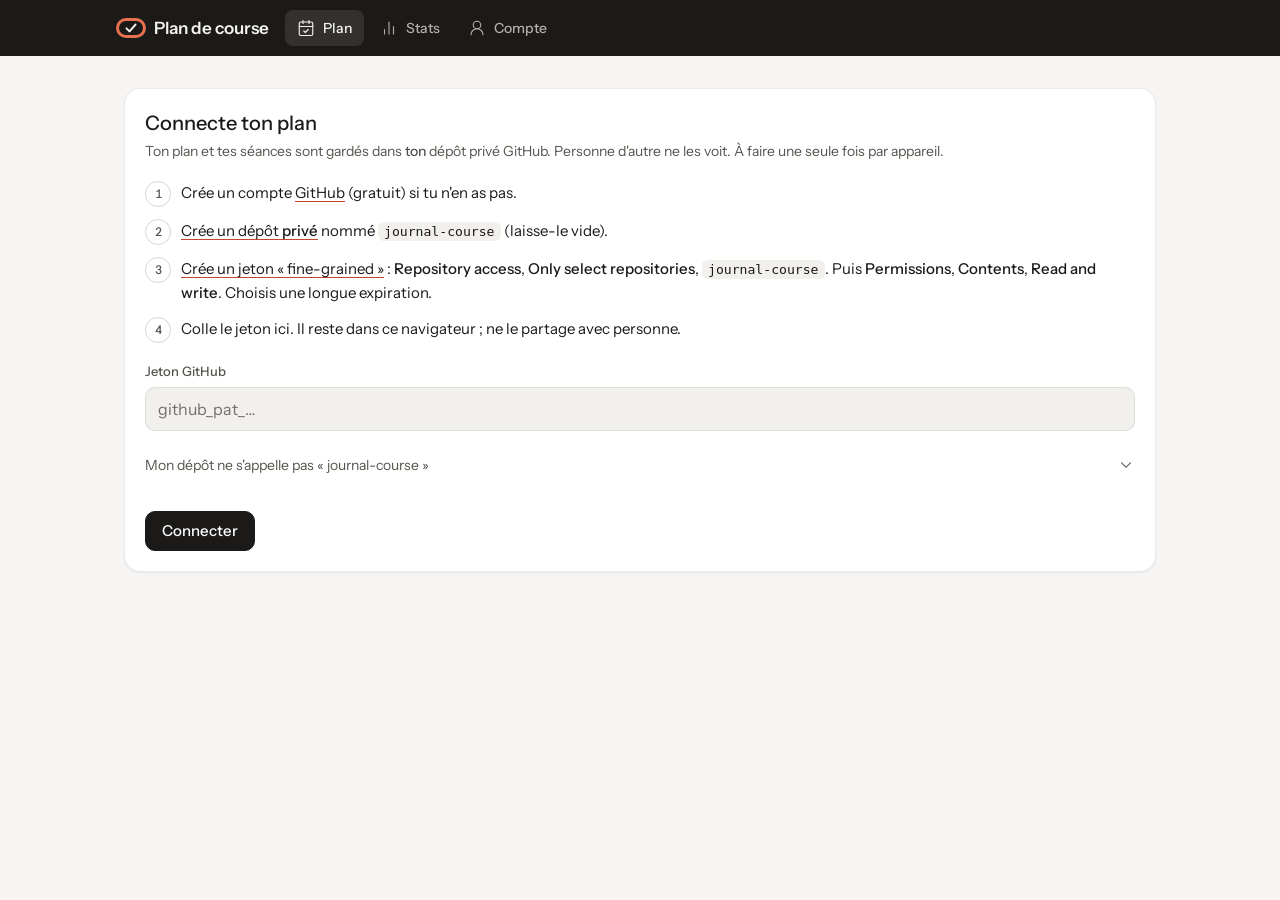
<file: index.html>
<!DOCTYPE html>
<html lang="fr">
<head>
<meta charset="utf-8">
<meta name="viewport" content="width=device-width, initial-scale=1, viewport-fit=cover">
<title>Plan de course</title>
<meta name="theme-color" content="#1b1a18" media="(prefers-color-scheme: light)">
<meta name="theme-color" content="#0c0c0b" media="(prefers-color-scheme: dark)">
<meta name="format-detection" content="telephone=no">
<link rel="manifest" href="manifest.webmanifest">
<link rel="icon" href="icon.svg" type="image/svg+xml">
<link rel="apple-touch-icon" href="icon-180.png">
<meta name="mobile-web-app-capable" content="yes">
<meta name="apple-mobile-web-app-capable" content="yes">
<meta name="apple-mobile-web-app-title" content="Course">
<meta name="apple-mobile-web-app-status-bar-style" content="black-translucent">
<link rel="preload" href="fonts/instrument-sans.woff2" as="font" type="font/woff2" crossorigin>
<link rel="stylesheet" href="style.css">
</head>
<body>
<header class="top">
  <div class="top-in">
    <h1 class="brand"><svg class="mark" viewBox="0 0 30 20" aria-hidden="true"><rect x="1.5" y="1.5" width="27" height="17" rx="8.5"/><path d="M10.5 10.4l3 3 6-6.8"/></svg>Plan de course</h1>
    <nav class="tabs" aria-label="Sections">
      <a class="tab active" id="tab-plan" href="index.html" aria-current="page"><svg class="i" viewBox="0 0 24 24" aria-hidden="true"><path d="M8 2v4M16 2v4"/><rect width="18" height="18" x="3" y="4" rx="2"/><path d="M3 10h18M9 16l2 2 4-4"/></svg><span>Plan</span></a>
      <a class="tab" href="stats.html"><svg class="i" viewBox="0 0 24 24" aria-hidden="true"><path d="M18 20V10M12 20V4M6 20v-6"/></svg><span>Stats</span></a>
      <button class="tab" id="btn-account" type="button"><svg class="i" viewBox="0 0 24 24" aria-hidden="true"><circle cx="12" cy="8" r="5"/><path d="M20 21a8 8 0 0 0-16 0"/></svg><span>Compte</span></button>
    </nav>
    <div class="status" id="status" role="status" data-state="off"><span class="dot"></span><span id="status-txt"></span><span id="who"></span></div>
  </div>
</header>

<main class="wrap">
  <div class="notice hidden" id="sync" role="alert"></div>

  <!-- Installation sur iPhone (Safari n'a pas de bouton d'installation) -->
  <section class="card hint narrow hidden" id="ios-hint">
    <div><b>Installe l'app sur ton iPhone</b>
      <p>Dans Safari, touche <b>Partager</b> <svg class="i" viewBox="0 0 24 24" aria-hidden="true"><path d="M12 2v13M16 6l-4-4-4 4M4 12v8a2 2 0 0 0 2 2h12a2 2 0 0 0 2-2v-8"/></svg> puis <b>Sur l'écran d'accueil</b>. L'app s'ouvre ensuite en plein écran, comme une vraie application. Tu devras y recoller ton jeton une fois.</p></div>
    <button class="icon-btn" id="ios-hint-x" type="button" aria-label="Fermer"><svg class="i" viewBox="0 0 24 24" aria-hidden="true"><path d="M18 6 6 18M6 6l12 12"/></svg></button>
  </section>

  <!-- Installation ailleurs (Android, ordinateur) : le navigateur fournit l'invite -->
  <section class="card hint narrow hidden" id="install-hint">
    <div><b>Installe l'app</b>
      <p>Elle s'ouvre en plein écran depuis ton écran d'accueil et reste utilisable hors ligne.</p>
      <button class="btn small primary" id="btn-install" type="button">Installer</button></div>
    <button class="icon-btn" id="install-x" type="button" aria-label="Fermer"><svg class="i" viewBox="0 0 24 24" aria-hidden="true"><path d="M18 6 6 18M6 6l12 12"/></svg></button>
  </section>

  <!-- Connexion -->
  <section class="card narrow hidden" id="setup">
    <h2>Connecte ton plan</h2>
    <p class="sub">Ton plan et tes séances sont gardés dans <b>ton</b> dépôt privé GitHub. Personne d'autre ne les voit. À faire une seule fois par appareil.</p>
    <ol class="steps">
      <li><div>Crée un compte <a href="https://github.com/signup" target="_blank" rel="noopener">GitHub</a> (gratuit) si tu n'en as pas.</div></li>
      <li><div><a href="https://github.com/new?name=journal-course&visibility=private" target="_blank" rel="noopener">Crée un dépôt <b>privé</b></a> nommé <code>journal-course</code> (laisse-le vide).</div></li>
      <li><div><a href="https://github.com/settings/personal-access-tokens/new" target="_blank" rel="noopener">Crée un jeton « fine-grained »</a> : <span class="ui">Repository access</span>, <span class="ui">Only select repositories</span>, <code>journal-course</code>. Puis <span class="ui">Permissions</span>, <span class="ui">Contents</span>, <span class="ui">Read and write</span>. Choisis une longue expiration.</div></li>
      <li><div>Colle le jeton ici. Il reste dans ce navigateur ; ne le partage avec personne.</div></li>
    </ol>
    <form id="setup-form">
      <label class="f" for="in-token">Jeton GitHub</label>
      <input id="in-token" type="password" autocomplete="off" placeholder="github_pat_…">
      <details>
        <summary><span>Mon dépôt ne s'appelle pas « journal-course »</span><svg class="i chev" viewBox="0 0 24 24" aria-hidden="true"><path d="m6 9 6 6 6-6"/></svg></summary>
        <label class="f" for="in-repo">Dépôt (compte/nom)</label>
        <input id="in-repo" type="text" autocomplete="off" autocapitalize="none" placeholder="mon-compte/journal-course">
      </details>
      <div class="err" id="setup-err" role="alert"></div>
      <div class="actions"><button class="btn primary" id="btn-connect" type="submit">Connecter</button></div>
    </form>
  </section>

  <!-- Compte -->
  <section class="card narrow hidden" id="account">
    <h2>Compte</h2>
    <p class="sub" id="account-info"></p>
    <label class="switch-row hidden" id="auto-row"><span>Ajuster automatiquement le plan selon mes séances</span><input class="switch" id="chk-auto" type="checkbox" role="switch"></label>
    <div class="stack">
      <button class="btn hidden" id="btn-install2" type="button">Installer l'app</button>
      <button class="btn hidden" id="btn-csv" type="button">Exporter en CSV</button>
      <button class="btn danger hidden" id="btn-delplan" type="button">Supprimer le plan</button>
      <button class="btn danger" id="btn-logout" type="button">Se déconnecter de cet appareil</button>
    </div>
  </section>

  <!-- Strava : le lien d'une activité remplit les stats d'une séance -->
  <section class="card narrow hidden" id="strava">
    <h2>Strava</h2>
    <div id="strava-on" class="hidden">
      <p class="sub"><b id="strava-who"></b></p>
      <p class="sub" id="strava-info"></p>
      <div class="stack"><button class="btn danger" id="btn-strava-off" type="button">Déconnecter Strava</button></div>
    </div>
    <div id="strava-off">
      <p class="sub">Connecte Strava pour que le lien d'une activité remplisse les stats d'une séance. À faire une seule fois : l'accès, en lecture seule, est gardé dans ton dépôt privé et suit tous tes appareils.</p>
      <ol class="steps">
        <li><div>Sur Strava, ouvre <a href="https://www.strava.com/settings/api" target="_blank" rel="noopener">Mon application API</a> et crée une application. Le nom, la catégorie et le site web sont libres ; si Strava demande une icône, n'importe quelle image convient.</div></li>
        <li><div>Dans le champ <span class="ui">Authorization Callback Domain</span> (domaine de rappel d'autorisation), écris <code id="strava-domain"></code></div></li>
        <li><div>Recopie ici le <span class="ui">Client ID</span> et le <span class="ui">Client Secret</span>, puis autorise l'accès sur la page Strava qui s'ouvre.</div></li>
      </ol>
      <form id="strava-form">
        <div class="grid2e">
          <div><label class="f" for="st-id">Client ID</label><input id="st-id" type="text" inputmode="numeric" autocomplete="off" placeholder="123456"></div>
          <div><label class="f" for="st-secret">Client Secret</label><input id="st-secret" type="password" autocomplete="off"></div>
        </div>
        <label class="switch-row"><span>Inclure mes activités réglées sur « Moi uniquement »</span><input class="switch" id="st-all" type="checkbox" role="switch"></label>
        <div class="err" id="strava-err" role="alert"></div>
        <div class="actions"><button class="btn primary" id="btn-strava" type="submit">Connecter Strava</button></div>
      </form>
    </div>
  </section>

  <!-- Objectif -->
  <section class="card narrow hidden" id="goal">
    <h2>Ton objectif</h2>
    <p class="sub">Dis-moi ta course et où tu en es : le plan est construit semaine par semaine jusqu'au jour J</p>
    <form id="goal-form">
      <div class="grid2e fld">
        <div><label class="f" for="g-dist">Distance</label>
          <select id="g-dist"><option value="5">5 km</option><option value="10">10 km</option><option value="21.1" selected>Demi-marathon</option><option value="42.2">Marathon</option></select></div>
        <div><label class="f" for="g-name">Nom (optionnel)</label><input id="g-name" type="text" autocomplete="off" placeholder="Demi de Montréal"></div>
      </div>
      <div class="grid2e fld">
        <div><label class="f" for="g-race">Date de la course</label><input id="g-race" type="date"></div>
        <div><label class="f" for="g-start">Début du plan</label><input id="g-start" type="date"></div>
      </div>

      <fieldset>
        <legend>Ton entraînement</legend>
        <div class="grid3 span-first fld">
          <div><label class="f" for="g-level">Niveau</label>
            <select id="g-level"><option value="0">Débutant – je cours peu ou pas</option><option value="1">Intermédiaire – je cours régulièrement</option><option value="2">Avancé – je m'entraîne depuis des années</option></select></div>
          <div><label class="f" for="g-days">Jours par semaine</label>
            <select id="g-days"><option>3</option><option selected>4</option><option>5</option><option>6</option></select></div>
          <div><label class="f" for="g-weekly">Km par semaine actuels</label><input id="g-weekly" type="text" inputmode="decimal" autocomplete="off" placeholder="10"></div>
        </div>
        <div class="fld"><label class="f" for="g-long">Jour de la sortie longue</label>
          <select id="g-long" class="w-half"><option value="">Même jour que la course</option><option value="0">Lundi</option><option value="1">Mardi</option><option value="2">Mercredi</option><option value="3">Jeudi</option><option value="4">Vendredi</option><option value="5">Samedi</option><option value="6">Dimanche</option></select></div>
      </fieldset>

      <fieldset>
        <legend>Allures (optionnel)</legend>
        <p class="sub">Avec un temps visé ou une performance récente, chaque séance affiche l'allure à tenir. Sinon, le plan se fie aux sensations.</p>
        <div class="fld"><span class="f">Temps visé pour la course (h · min · s)</span>
          <div class="hms"><input id="g-th" type="text" inputmode="numeric" placeholder="h" aria-label="Temps visé : heures"><input id="g-tm" type="text" inputmode="numeric" placeholder="min" aria-label="Temps visé : minutes"><input id="g-ts" type="text" inputmode="numeric" placeholder="s" aria-label="Temps visé : secondes"></div></div>
        <div class="fld"><label class="f" for="g-refd">Performance récente (course ou effort maximal)</label>
          <select id="g-refd" class="w-half"><option value="">Aucune</option><option value="5">5 km</option><option value="10">10 km</option><option value="21.1">Demi-marathon</option><option value="42.2">Marathon</option><option value="other">Autre distance…</option></select>
          <input id="g-refkm" class="w-half hidden" type="text" inputmode="decimal" autocomplete="off" placeholder="Distance en km (8,5)" aria-label="Distance de la performance en km" style="margin-top:8px">
          <div class="hms" style="margin-top:8px"><input id="g-rh" type="text" inputmode="numeric" placeholder="h" aria-label="Performance : heures"><input id="g-rm" type="text" inputmode="numeric" placeholder="min" aria-label="Performance : minutes"><input id="g-rs" type="text" inputmode="numeric" placeholder="s" aria-label="Performance : secondes"></div></div>
      </fieldset>

      <div class="err" id="goal-err" role="alert"></div>
      <div class="actions"><button class="btn primary" type="submit">Créer mon plan</button></div>
    </form>
  </section>

  <!-- Plan -->
  <section id="plan" class="hidden">
    <div class="side">
      <div class="card hero" id="hero"></div>
      <div class="card next hidden" id="next"></div>
    </div>
    <div id="weeks"></div>
  </section>

  <!-- Stats d'une séance -->
  <section class="card narrow hidden" id="log">
    <h2 id="log-title">Stats de la séance</h2>
    <p class="sub" id="log-plan"></p>
    <p class="sub" id="log-help"></p>
    <div class="fld"><label class="f" for="l-url">Lien de l'activité Strava (optionnel)</label><input id="l-url" type="url" inputmode="url" autocomplete="off" autocapitalize="none" placeholder="https://www.strava.com/activities/…"></div>
    <p class="import" id="l-import" role="status"></p>
    <div class="grid2e fld">
      <div><label class="f" for="l-dist">Distance (km)</label><input id="l-dist" type="text" inputmode="decimal" autocomplete="off"></div>
      <div><span class="f">Temps (h · min · s)</span>
        <div class="hms"><input id="l-h" type="text" inputmode="numeric" placeholder="h" aria-label="Heures"><input id="l-m" type="text" inputmode="numeric" placeholder="min" aria-label="Minutes"><input id="l-s" type="text" inputmode="numeric" placeholder="s" aria-label="Secondes"></div></div>
    </div>
    <p id="l-pace"></p>
    <div class="grid3 span-last fld">
      <div><label class="f" for="l-hr">FC moyenne (bpm)</label><input id="l-hr" type="text" inputmode="numeric" autocomplete="off"></div>
      <div><label class="f" for="l-elev">Dénivelé positif (m)</label><input id="l-elev" type="text" inputmode="numeric" autocomplete="off"></div>
      <div><label class="f" for="l-feel">Ressenti</label>
        <select id="l-feel"><option value="0">Non noté</option><option value="1">1 – Très dur</option><option value="2">2 – Dur</option><option value="3">3 – Correct</option><option value="4">4 – Bien</option><option value="5">5 – Super</option></select></div>
    </div>
    <div class="fld"><label class="f" for="l-note">Note (optionnel)</label><textarea id="l-note" placeholder="Comment ça s'est passé ?"></textarea></div>
    <div class="err" id="log-err" role="alert"></div>
    <div class="editor-actions">
      <div class="row"><button class="btn primary" id="btn-log-save" type="button">Enregistrer</button><button class="btn" id="btn-log-cancel" type="button">Annuler</button></div>
      <button class="btn danger hidden" id="btn-log-clear" type="button">Effacer</button>
    </div>
  </section>
</main>

<script src="app.js"></script>
<script>
'use strict';
const $ = id => document.getElementById(id);
const esc = JC.esc, icon = JC.icon;
const HARD = { fartlek: 1, tempo: 1, intervals: 1, specific: 1 };   // séances de qualité : le point du type passe à l'accent
let showAccount = false;
let editing = null;            // identifiant de la séance dont on entre les stats
let scrollBack = 0;
const openWeeks = new Set();   // semaines dépliées / repliées à la main
const closedWeeks = new Set();
const openMore = new Set();    // volets du héros dépliés (allures, historique)

/* ---------- affichage général ---------- */
function render() {
  const on = JC.connected(), plan = on ? JC.activePlan() : null;
  if (editing && !(plan && findSession(plan, editing))) editing = null;
  const acct = on && showAccount && !editing;                        // Compte est une vue à part entière
  $('setup').classList.toggle('hidden', on);
  $('account').classList.toggle('hidden', !acct);
  $('strava').classList.toggle('hidden', !acct);
  $('goal').classList.toggle('hidden', !on || !!plan || acct);
  $('plan').classList.toggle('hidden', !plan || !!editing || acct);
  $('log').classList.toggle('hidden', !editing);
  document.body.classList.toggle('editing', !!editing);
  [['tab-plan', !acct], ['btn-account', acct]].forEach(([id, a]) => {
    $(id).classList.toggle('active', a);
    if (a) $(id).setAttribute('aria-current', 'page'); else $(id).removeAttribute('aria-current');
  });
  JC.statusUI();
  if (!on) return;
  $('account-info').textContent = 'Connecté en tant que ' + JC.login() + '. Tes données sont dans le dépôt privé ' + JC.repo() + '.';
  $('btn-csv').classList.toggle('hidden', !plan);
  $('btn-delplan').classList.toggle('hidden', !plan);
  $('auto-row').classList.toggle('hidden', !plan);
  if (plan) $('chk-auto').checked = plan.goal.auto !== false;
  if (acct) renderStrava();
  if (plan && !editing && !acct) renderPlan(plan);
}

function findSession(plan, id) {
  for (const w of plan.weeks) for (const s of w.sessions) if (s.id === id) return s;
  return null;
}

/* ---------- la piste : un tour = tout le plan ----------
   Un segment par semaine, d'autant plus teinté que la semaine est chargée ; la part pleine suit les séances cochées.
   On part de la ligne d'arrivée et on tourne dans le sens de la course ; le point, c'est aujourd'hui. */
function trackSVG(plan, es) {
  const W = 320, H = 140, r = 58, xl = 8 + r, xr = W - 8 - r, yt = 12, yb = yt + 2 * r, cy = yt + r;
  const arc = Math.PI * r, st = xr - xl, total = 2 * arc + 2 * st;
  const d = 'M' + xr + ' ' + yb + 'A' + r + ' ' + r + ' 0 0 0 ' + xr + ' ' + yt + 'H' + xl + 'A' + r + ' ' + r + ' 0 0 0 ' + xl + ' ' + yb + 'Z';
  const N = plan.weeks.length, seg = total / N, gap = N > 40 ? 1.5 : 2, t = JC.today();
  const maxKm = Math.max.apply(null, plan.weeks.map(w => w.km)) || 1;
  const n2 = v => v.toFixed(2);
  let lanes = '';
  const done = [];
  plan.weeks.forEach((w, i) => {
    const we = es.filter(e => e.week === w), nd = we.filter(e => e.done).length;
    lanes += '<path d="' + d + '" stroke-dasharray="' + n2(seg - gap) + ' ' + n2(total - seg + gap) + '" stroke-dashoffset="' + n2(-i * seg) + '" opacity="' + n2(0.16 + 0.26 * w.km / maxKm) + '">' +
      '<title>Semaine ' + w.n + ' · ' + esc(JC.fmtKm(w.km)) + ' · ' + esc(JC.PHASES[w.phase]) + '</title></path>';
    const f = we.length ? (seg - gap) * nd / we.length : 0;
    done.push(n2(f), n2(seg - f));
  });
  const at = s => {                                                   // point de la piste à la distance s du départ
    if (s <= arc) { const a = Math.PI / 2 - s / r; return [xr + r * Math.cos(a), cy + r * Math.sin(a)]; }
    s -= arc; if (s <= st) return [xr - s, yt];
    s -= st; if (s <= arc) { const a = -Math.PI / 2 - s / r; return [xl + r * Math.cos(a), cy + r * Math.sin(a)]; }
    return [xl + (s - arc), yb];
  };
  const wi = plan.weeks.findIndex(w => t >= w.start && t <= w.end);
  let pos = t > plan.weeks[N - 1].end ? total : 0;
  if (wi >= 0) { const w = plan.weeks[wi]; pos = (wi + (JC.diffDays(t, w.start) + 0.5) / (JC.diffDays(w.end, w.start) + 1)) * seg; }
  const p = at(Math.min(pos, total));
  return '<svg viewBox="0 0 ' + W + ' ' + H + '" aria-hidden="true">' + lanes +
    '<path d="' + d + '" stroke-dasharray="' + done.join(' ') + '"/>' +
    '<line class="finish" x1="' + xr + '" y1="' + (yb - 10) + '" x2="' + xr + '" y2="' + (yb + 10) + '"/>' +
    '<circle class="runner" cx="' + n2(p[0]) + '" cy="' + n2(p[1]) + '" r="6"/></svg>';
}

/* ---------- plan ---------- */
function gotLine(l) {
  if (!JC.hasStats(l)) return '';
  const parts = [];
  if (l.distance > 0) parts.push(JC.fmtKm(l.distance));
  if (l.duration > 0) parts.push(JC.fmtClock(l.duration));
  if (l.distance > 0 && l.duration > 0) parts.push(JC.fmtPace(l.duration / l.distance));
  if (l.hr > 0) parts.push(l.hr + ' bpm');
  if (l.elev > 0) parts.push('D+ ' + l.elev + ' m');
  if (l.feel > 0) parts.push('ressenti ' + l.feel + '/5');
  let h = parts.length ? '<p class="got">' + parts.map(p => '<span>' + esc(p) + '</span>').join(' · ') + '</p>' : '';   // une stat ne se coupe pas en deux lignes
  if (l.note) h += '<p class="usernote">' + esc(l.note) + '</p>';
  if (/^https:\/\//i.test(l.url || '')) h += '<p><a class="ext" href="' + esc(l.url) + '" target="_blank" rel="noopener">Voir sur Strava' + icon('link') + '</a></p>';
  return h;
}

const tagHTML = type => '<span class="tag' + (type === 'race' ? ' race' : HARD[type] ? ' hard' : '') + '">' + esc(JC.TYPES[type] || type) + '</span>';
function whenText(s) {
  const t = JC.today();
  return s.date === t ? 'Aujourd\'hui' : s.date === JC.addDays(t, 1) ? 'Demain' : JC.fmtDay(s.date);
}
function statsBtn(e, short) {
  const race = e.s.type === 'race';
  return '<button class="btn' + (short ? '' : ' small') + '" type="button" data-act="log" data-s="' + esc(e.s.id) + '">' +
    (JC.hasStats(e.log) ? 'Modifier les stats' : icon('plus') + (race ? (short ? 'Résultat' : 'Résultat de la course') : (short ? 'Stats' : 'Ajouter mes stats'))) + '</button>';
}

function sessionHTML(e) {
  const s = e.s, t = JC.today();
  return '<div class="ses' + (e.done ? ' done' : '') + (s.date === t ? ' today' : '') + '">' +
    '<button class="check' + (e.done ? ' on' : '') + '" type="button" data-act="toggle" data-s="' + esc(s.id) + '" aria-pressed="' + e.done + '" aria-label="' +
      (e.done ? 'Complétée, toucher pour annuler' : 'Marquer comme complétée') + '" title="' + (e.done ? 'Complétée' : 'Marquer comme complétée') + '">' + icon('check') + '</button>' +
    '<div><div class="ses-top"><span class="when">' + esc(whenText(s)) + '</span>' + tagHTML(s.type) + '</div>' +
    '<h4><span>' + esc(s.title) + '</span><span class="km">' + esc(JC.fmtKm(s.km)) + '</span></h4>' +
    '<p class="desc">' + esc(s.desc) + '</p>' + gotLine(e.log) +
    (e.done || s.date <= t ? '<div class="acts">' + statsBtn(e) + '</div>' : '') + '</div></div>';
}

function nextHTML(e) {
  const s = e.s;
  return '<div class="eyebrow"><span>Prochaine séance</span><span class="when' + (s.date === JC.today() ? ' today' : '') + '">' + esc(whenText(s)) + '</span></div>' +
    '<h3><span>' + esc(s.title) + '</span><span class="km">' + esc(JC.fmtKm(s.km)) + '</span></h3>' + tagHTML(s.type) +
    '<p class="desc">' + esc(s.desc) + '</p>' + gotLine(e.log) +
    '<div class="acts"><button class="btn primary grow" type="button" data-act="toggle" data-s="' + esc(s.id) + '">' + icon('check') + 'Marquer comme complétée</button>' + statsBtn(e, true) + '</div>';
}

function renderPlan(plan) {
  const g = plan.goal, D = JC.DIST[g.dist], sum = JC.summary(plan), es = JC.entries(plan), t = JC.today(), P = plan.paces;
  const N = plan.weeks.length, dl = sum.daysLeft;
  const count = dl > 1 ? '<b>' + dl + '</b><span>jours</span>' : '<b class="word">' + (dl === 1 ? 'Demain' : dl === 0 ? 'Jour J' : 'Course passée') + '</b>';
  const wk = sum.week ? 'Semaine ' + sum.week.n + ' de ' + N + ' · ' + JC.PHASES[sum.week.phase] : t < plan.weeks[0].start ? 'Début le ' + JC.fmtShort(plan.weeks[0].start) : '';
  const fact = (k, v, sub) => '<div><dt>' + k + '</dt><dd>' + esc(v) + '</dd>' + (sub ? '<small>' + esc(sub) + '</small>' : '') + '</div>';
  const more = (key, title, body) => '<details class="more" data-k="' + key + '"' + (openMore.has(key) ? ' open' : '') + '><summary><span>' + title + '</span>' + icon('chevron', 'chev') + '</summary><div class="more-body">' + body + '</div></details>';

  let hero = '<h2 class="race">' + esc(D.label) + (g.name ? ' – ' + esc(g.name) : '') + '</h2>' +
    '<p class="date">' + esc(JC.fmtDate(g.raceDate, true)) + '</p>' +
    '<div class="track" role="img" aria-label="' + esc((sum.week ? 'Semaine ' + sum.week.n + ' de ' + N + ', ' : '') + sum.done + ' séances complétées sur ' + sum.total +
      (dl >= 0 ? ', course dans ' + dl + ' jour' + (dl > 1 ? 's' : '') : '')) + '">' + trackSVG(plan, es) +
      '<div class="infield"><div class="count">' + count + '</div>' + (wk ? '<div class="wk">' + esc(wk) + '</div>' : '') + '</div></div>' +
    '<dl class="facts">' + fact('Séances', sum.done + ' / ' + sum.total) + fact('Distance', JC.fmtKm(sum.km)) +
      (g.targetSec > 0 ? fact('Objectif', JC.fmtClock(g.targetSec), JC.fmtPace(g.targetSec / D.exact)) : '') + '</dl>';

  (plan.warnings || []).forEach(w => { hero += '<div class="note">' + icon('alert') + '<span>' + esc(w) + '</span></div>'; });
  const hist = plan.history || [], last = hist[hist.length - 1];
  if (last && JC.diffDays(t, last.at) <= 10) hero += '<div class="note"><div><b>Plan ajusté le ' + esc(JC.fmtShort(last.at)) + '</b> ' + esc(last.text) +
    (last.from ? ' Les séances à venir ont été recalculées.<br><button class="btn small" type="button" data-act="undo">' + icon('undo') + 'Annuler cet ajustement</button>' : '') + '</div></div>';
  if (P) {
    const row = (k, v) => '<div><span>' + k + '</span><b>' + esc(v) + '</b></div>';
    hero += more('paces', 'Allures d\'entraînement', '<div class="paces">' +
      row('Facile / longue', JC.fmtPace(P.easyLo).replace('/km', '') + ' à ' + JC.fmtPace(P.easyHi)) +
      row('Allure course', JC.fmtPace(P.race)) + row('Seuil', JC.fmtPace(P.thr)) + row('Intervalles (5 km)', JC.fmtPace(P.p5)) + '</div>' +
      (P.predicted ? '<p>Ta forme actuelle équivaut à environ ' + esc(JC.fmtClock(P.predicted)) + ' sur ' + esc(D.label.toLowerCase()) + ' (estimation)</p>' : ''));
  }
  if (hist.length > 1) hero += more('hist', 'Historique des ajustements (' + hist.length + ')',
    hist.slice().reverse().map(x => '<p><b>' + esc(JC.fmtShort(x.at)) + '</b> ' + esc(x.text) + '</p>').join(''));
  $('hero').innerHTML = hero;

  const nx = sum.next;
  $('next').classList.toggle('hidden', !nx);
  if (nx) $('next').innerHTML = nextHTML(nx);

  // semaines, regroupées par phase
  let html = '', i = 0;
  while (i < N) {
    const ph = plan.weeks[i].phase;
    let j = i;
    while (j < N && plan.weeks[j].phase === ph) j++;
    const a = plan.weeks[i].n, b = plan.weeks[j - 1].n;
    html += '<h3 class="phase">' + esc(JC.PHASES[ph]) + '<span>' + (a === b ? 'semaine ' + a : 'semaines ' + a + ' à ' + b) + '</span></h3><div class="card list">';
    for (; i < j; i++) {
      const w = plan.weeks[i], we = es.filter(e => e.week === w), nd = we.filter(e => e.done).length;
      const now = t >= w.start && t <= w.end, complete = we.length > 0 && nd === we.length;
      const open = openWeeks.has(w.n) || (!closedWeeks.has(w.n) && (now || (!sum.week && w === plan.weeks[0] && t < w.start)));
      html += '<details class="week' + (now ? ' now' : '') + (complete ? ' complete' : '') + '" data-w="' + w.n + '"' + (open ? ' open' : '') + '>' +
        '<summary><span><b>Semaine ' + w.n + (now ? '<span class="nowtag">en cours</span>' : '') + '</b><span class="w-sub">' + esc(JC.fmtShort(w.start)) + ' – ' + esc(JC.fmtShort(w.end)) + '</span></span>' +
        '<span class="w-meta">' + esc(JC.fmtKm(w.km)) + '<span class="cnt">' + nd + ' / ' + we.length + (complete ? ' faites' : '') + '</span></span>' + icon('chevron', 'chev') + '</summary>' +
        we.map(sessionHTML).join('') + '</details>';
    }
    html += '</div>';
  }
  $('weeks').innerHTML = html;
}

$('plan').addEventListener('click', e => {
  const b = e.target.closest('[data-act]'); if (!b) return;
  const plan = JC.activePlan(); if (!plan) return;
  const id = b.dataset.s;
  if (b.dataset.act === 'undo') { JC.undoAdjust(); render(); }
  else if (b.dataset.act === 'toggle') {
    const l = JC.getLog(plan.id, id);
    JC.setDone(plan.id, id, !(l && l.done));
    JC.autoAdjust();
    render();
  } else if (b.dataset.act === 'log') openLog(id);
});
$('weeks').addEventListener('toggle', e => {
  const n = +(e.target.dataset && e.target.dataset.w); if (!n) return;
  if (e.target.open) { openWeeks.add(n); closedWeeks.delete(n); } else { closedWeeks.add(n); openWeeks.delete(n); }
}, true);
$('hero').addEventListener('toggle', e => {
  const k = e.target.dataset && e.target.dataset.k; if (!k) return;
  if (e.target.open) openMore.add(k); else openMore.delete(k);
}, true);

/* ---------- stats d'une séance ---------- */
function openLog(id) {
  const plan = JC.activePlan(), s = plan && findSession(plan, id); if (!s) return;
  const l = JC.getLog(plan.id, id) || {};
  scrollBack = window.scrollY; editing = id;
  $('log-title').textContent = s.type === 'race' ? 'Résultat de la course' : 'Stats de la séance';
  $('log-plan').textContent = JC.fmtDate(s.date, true) + ' · ' + s.title + ' · prévu ' + JC.fmtKm(s.km);
  $('l-dist').value = l.distance > 0 ? String(l.distance).replace('.', ',') : '';
  $('l-dist').placeholder = String(s.km).replace('.', ',');
  const t = JC.splitHms(l.duration); $('l-h').value = t[0] || ''; $('l-m').value = l.duration > 0 ? t[1] : ''; $('l-s').value = l.duration > 0 ? t[2] : '';
  $('l-hr').value = l.hr > 0 ? l.hr : ''; $('l-elev').value = l.elev > 0 ? l.elev : ''; $('l-feel').value = String(l.feel || 0);
  $('l-url').value = l.url || ''; $('l-note').value = l.note || ''; $('log-err').textContent = '';
  importedFor = l.url || ''; importSeq++; clearTimeout(importTimer); setImport('', '');   // un lien déjà enregistré n'est pas relu
  imported = { hr: '', elev: '', note: '' };
  $('log-help').textContent = JC.stravaInfo().connected ? 'Colle le lien de ton activité Strava et les champs se remplissent. Tout est optionnel.'
    : 'Recopie les chiffres de ton activité Strava. Tout est optionnel.';
  $('btn-log-clear').classList.toggle('hidden', !JC.hasStats(l));
  updatePace(); render(); window.scrollTo(0, 0);
}
function closeLog() { editing = null; render(); window.scrollTo(0, scrollBack); }

function readLog() {
  const txt = id => $(id).value.trim();
  let distance = txt('l-dist') ? JC.num(txt('l-dist')) : 0;
  if (!(distance >= 0) || distance > 500) throw new Error('Distance invalide');
  const duration = JC.hms($('l-h').value, $('l-m').value, $('l-s').value);
  if (isNaN(duration)) throw new Error('Temps invalide : entre des nombres');
  if (!distance && duration > 0) {                       // temps sans distance : on prend la distance prévue
    const plan = JC.activePlan(), s = plan && findSession(plan, editing);
    if (s) distance = s.type === 'race' ? Math.round(JC.DIST[plan.goal.dist].exact * 100) / 100 : s.km;
  }
  const int = (id, max, label) => { if (!txt(id)) return 0; const n = JC.num(txt(id)); if (!(n >= 0) || n > max) throw new Error(label + ' invalide'); return Math.round(n); };
  const hr = int('l-hr', 250, 'Fréquence cardiaque'), elev = int('l-elev', 20000, 'Dénivelé');
  const url = txt('l-url');
  if (url && !/^https:\/\//i.test(url)) throw new Error('Le lien doit commencer par https://');
  return { distance, duration, hr, elev, feel: +$('l-feel').value || 0, url, note: txt('l-note') };
}
function updatePace() {
  let out = '';
  try {
    const v = readLog();
    if (v.distance > 0 && v.duration > 0) out = 'Allure moyenne : ' + JC.fmtPace(v.duration / v.distance);
  } catch (e) { /* champs en cours de saisie */ }
  $('l-pace').textContent = out;
}
['l-dist', 'l-h', 'l-m', 'l-s'].forEach(id => $(id).addEventListener('input', updatePace));

/* ---------- Strava : le lien d'une activité remplit les champs ---------- */
let importSeq = 0, importTimer = null, importedFor = '';
let imported = { hr: '', elev: '', note: '' };                         // ce que le dernier import a écrit dans ces champs
function setImport(state, msg) {
  const el = $('l-import');
  el.className = 'import' + (state ? ' ' + state : '');
  el.innerHTML = msg ? (state === 'ok' ? icon('check') : state === 'error' || state === 'warn' ? icon('alert') : '') + '<span>' + esc(msg) + '</span>' : '';
}
function onUrl() {
  clearTimeout(importTimer);
  const url = $('l-url').value.trim();
  if (!JC.stravaLink(url)) { importedFor = ''; importSeq++; setImport('', ''); return; }
  if (url === importedFor) return;
  if (!JC.stravaInfo().connected) { setImport('', 'Pour remplir les champs à partir du lien, connecte Strava dans l\'onglet Compte'); return; }
  importTimer = setTimeout(() => importStrava(url), 400);
}
async function importStrava(url) {
  const plan = JC.activePlan(), s = plan && findSession(plan, editing); if (!s) return;
  const seq = ++importSeq;
  setImport('busy', 'Lecture de l\'activité Strava…');
  try {
    const a = await JC.stravaImport(url, s.date, s.km);
    if (seq !== importSeq) return;                                   // le lien a changé ou l'éditeur s'est fermé entre-temps
    const sec = s.type === 'race' && a.elapsed ? a.elapsed : a.moving || a.elapsed;   // course : temps officiel ; sinon temps en mouvement
    if (a.distance > 0) $('l-dist').value = String(a.distance).replace('.', ',');
    if (sec > 0) { const t = JC.splitHms(sec); $('l-h').value = t[0] || ''; $('l-m').value = t[1]; $('l-s').value = t[2]; }
    // FC, dénivelé, note : la valeur de l'activité ; à défaut, on efface ce qu'un import précédent avait mis, pas ce que tu as tapé
    const put = (id, v, k) => { const el = $(id), was = el.value.trim(); if (v) el.value = v; else if (was && was === imported[k]) el.value = ''; imported[k] = v ? String(v) : ''; };
    put('l-hr', a.hr > 0 ? a.hr : '', 'hr');
    put('l-elev', a.elev > 0 ? a.elev : '', 'elev');
    const note = $('l-note').value.trim();
    if (!note || note === imported.note) { $('l-note').value = a.note; imported.note = a.note; }
    $('l-url').value = importedFor = a.url;                          // le lien court devient le lien complet
    $('log-err').textContent = '';
    updatePace();
    const what = 'Champs remplis à partir de « ' + a.name + ' »';
    if (!a.run) setImport('warn', what + '. Strava la classe comme « ' + a.sport + ' », pas comme une course à pied.');
    else if (a.date && a.date !== s.date) setImport('warn', what + '. La séance est prévue le ' + JC.fmtShort(s.date).replace(/\.$/, '') + ', cette activité date du ' + JC.fmtShort(a.date).replace(/\.$/, '') + '.');
    else setImport('ok', what);
  } catch (e) { if (seq === importSeq) setImport('error', e.message); }
}
$('l-url').addEventListener('input', onUrl);

let stravaBusy = false, stravaErr = '';
function renderStrava() {
  const st = JC.stravaInfo();
  $('strava-on').classList.toggle('hidden', !st.connected);
  $('strava-off').classList.toggle('hidden', st.connected);
  $('strava-who').textContent = 'Connecté' + (st.athlete ? ' au compte de ' + st.athlete : '');
  $('strava-info').textContent = 'Colle le lien d\'une activité dans les stats d\'une séance et les champs se remplissent.' +
    (st.all ? '' : ' Les activités réglées sur « Moi uniquement » ne sont pas incluses.');
  $('strava-domain').textContent = location.hostname;
  if (!st.connected && st.clientId && !$('st-id').value) $('st-id').value = st.clientId;
  $('strava-err').textContent = stravaErr;
  $('btn-strava').disabled = $('btn-strava-off').disabled = stravaBusy;
  $('btn-strava').textContent = stravaBusy ? 'Connexion à Strava…' : 'Connecter Strava';
}
$('strava-form').addEventListener('submit', async e => {
  e.preventDefault();
  stravaBusy = true; stravaErr = ''; renderStrava();
  try { location.href = await JC.stravaStart($('st-id').value, $('st-secret').value, $('st-all').checked, location.origin + location.pathname); }
  catch (err) { stravaBusy = false; stravaErr = err.message; renderStrava(); }
});
$('btn-strava-off').addEventListener('click', async () => {
  stravaBusy = true; stravaErr = ''; renderStrava();
  await JC.stravaDisconnect();
  stravaBusy = false; $('st-secret').value = ''; render();
});

$('btn-log-save').addEventListener('click', () => {
  const plan = JC.activePlan(); if (!plan || !editing) return;
  try {
    const v = readLog(), old = JC.getLog(plan.id, editing);
    if (JC.hasStats(v)) { v.done = true; v.doneAt = (old && old.doneAt) || JC.today(); }   // des stats = séance faite
    JC.saveLog(plan.id, editing, v);
    const msg = JC.autoAdjust();
    closeLog(); if (msg) window.scrollTo(0, 0);
  } catch (e) { $('log-err').textContent = e.message; }
});
$('btn-log-cancel').addEventListener('click', closeLog);
$('btn-log-clear').addEventListener('click', () => {
  const plan = JC.activePlan(); if (!plan || !editing) return;
  JC.clearStats(plan.id, editing); closeLog();
});

/* ---------- objectif ---------- */
function initGoalForm() {
  const t = JC.today();
  $('g-start').value = t; $('g-start').min = JC.addDays(t, -14);
  $('g-race').min = JC.addDays(t, 4);
  $('g-weekly').placeholder = String(JC.DEF_WEEKLY[+$('g-level').value]);
}
$('g-refd').addEventListener('change', () => {
  const other = $('g-refd').value === 'other';
  $('g-refkm').classList.toggle('hidden', !other);
  if (other) $('g-refkm').focus();
});
$('g-level').addEventListener('change', () => { $('g-weekly').placeholder = String(JC.DEF_WEEKLY[+$('g-level').value]); });

$('goal-form').addEventListener('submit', e => {
  e.preventDefault();
  try {
    const targetSec = JC.hms($('g-th').value, $('g-tm').value, $('g-ts').value);
    if (isNaN(targetSec)) throw new Error('Temps visé invalide : entre des nombres');
    const refDist = $('g-refd').value, refSec = JC.hms($('g-rh').value, $('g-rm').value, $('g-rs').value);
    if (isNaN(refSec)) throw new Error('Performance récente invalide : entre des nombres');
    if (refDist && !refSec) throw new Error('Entre le temps de ta performance récente, ou remets la distance à « Aucune »');
    if (refSec && !refDist) throw new Error('Choisis la distance de ta performance récente');
    const wk = $('g-weekly').value.trim(), weeklyKm = wk ? JC.num(wk) : 0;
    if (!(weeklyKm >= 0)) throw new Error('Km par semaine invalide');
    const dist = $('g-dist').value, D = JC.DIST[dist];
    const lim = (sec, label) => { if (sec && (sec / D.exact < 150 || sec / D.exact > 900)) throw new Error(label + ' peu plausible pour cette distance. Vérifie les heures, minutes et secondes.'); };
    lim(targetSec, 'Temps visé');
    let refKm = 0;
    if (refDist === 'other') {
      refKm = JC.num($('g-refkm').value);
      if (!(refKm >= 1 && refKm <= 100)) throw new Error('Distance de la performance récente invalide : entre un nombre de km entre 1 et 100');
    } else if (refDist) refKm = JC.DIST[refDist].exact;
    if (refSec && (refSec / refKm < 150 || refSec / refKm > 900)) throw new Error('Performance récente peu plausible. Vérifie la distance et les heures, minutes et secondes.');
    JC.createPlan({ dist, name: $('g-name').value.trim(), raceDate: $('g-race').value, startDate: $('g-start').value,
      level: +$('g-level').value, days: +$('g-days').value, weeklyKm, longDay: $('g-long').value === '' ? null : +$('g-long').value,
      targetSec, refKm: refSec ? refKm : 0, refSec });
    $('goal-err').textContent = ''; openWeeks.clear(); closedWeeks.clear();
    render(); window.scrollTo(0, 0);
  } catch (err) { $('goal-err').textContent = err.message; }
});

/* ---------- compte, connexion ---------- */
$('btn-account').addEventListener('click', () => {
  if (!JC.connected()) { window.scrollTo(0, 0); $('in-token').focus(); return; }   // pas encore connecté : le compte, c'est la connexion
  editing = null; showAccount = true; disarm(); render(); window.scrollTo(0, 0);
});
$('tab-plan').addEventListener('click', e => {                      // déjà sur cette page : on revient au plan sans recharger
  if (!showAccount) return;
  e.preventDefault(); showAccount = false; disarm(); render(); window.scrollTo(0, 0);
});
$('chk-auto').addEventListener('change', e => { JC.setAuto(e.target.checked); if (e.target.checked) JC.autoAdjust(); render(); });
$('btn-logout').addEventListener('click', () => { showAccount = false; editing = null; JC.disconnect(); render(); });
$('btn-csv').addEventListener('click', () => {
  const plan = JC.activePlan(); if (!plan) return;
  const a = document.createElement('a');
  a.href = URL.createObjectURL(new Blob(['﻿' + JC.toCSV(plan)], { type: 'text/csv;charset=utf-8' }));
  a.download = 'plan-course-' + JC.today() + '.csv'; document.body.appendChild(a); a.click(); a.remove();
});
let armTimer = null;
function disarm() { const b = $('btn-delplan'); b.classList.remove('armed'); b.textContent = 'Supprimer le plan'; clearTimeout(armTimer); }
$('btn-delplan').addEventListener('click', () => {
  const b = $('btn-delplan'), plan = JC.activePlan(); if (!plan) return;
  if (!b.classList.contains('armed')) { b.classList.add('armed'); b.textContent = 'Confirmer : supprimer le plan et son suivi'; armTimer = setTimeout(disarm, 4000); return; }
  disarm(); showAccount = false; JC.deletePlan(plan.id); initGoalForm(); render();
});
$('setup-form').addEventListener('submit', async e => {
  e.preventDefault();
  const btn = $('btn-connect'); btn.disabled = true; btn.textContent = 'Connexion…'; $('setup-err').textContent = '';
  try { await JC.connect($('in-token').value, $('in-repo').value); $('in-token').value = ''; }
  catch (err) { $('setup-err').textContent = err instanceof TypeError ? 'Impossible de joindre GitHub. Vérifie ta connexion.' : err.message; }
  btn.disabled = false; btn.textContent = 'Connecter'; render();
});

/* ---------- installation (PWA) ---------- */
const seen = k => { try { return localStorage.getItem(k) === '1'; } catch (e) { return false; } };
const markSeen = k => { try { localStorage.setItem(k, '1'); } catch (e) { /* stockage indisponible */ } };
(() => {
  const ios = /iphone|ipad|ipod/i.test(navigator.userAgent) || (navigator.platform === 'MacIntel' && navigator.maxTouchPoints > 1);
  const standalone = navigator.standalone === true || (window.matchMedia && matchMedia('(display-mode: standalone)').matches);
  if (ios && !standalone && !seen('jc_ioshint')) $('ios-hint').classList.remove('hidden');
  $('ios-hint-x').addEventListener('click', () => { $('ios-hint').classList.add('hidden'); markSeen('jc_ioshint'); });
})();
let installEvt = null;
const installOff = () => { installEvt = null; $('install-hint').classList.add('hidden'); $('btn-install2').classList.add('hidden'); };
window.addEventListener('beforeinstallprompt', e => {
  e.preventDefault(); installEvt = e;
  $('btn-install2').classList.remove('hidden');                     // toujours offert dans Compte
  if (!seen('jc_installhint')) $('install-hint').classList.remove('hidden');
});
window.addEventListener('appinstalled', installOff);
async function install() {
  if (!installEvt) return;
  installEvt.prompt(); try { await installEvt.userChoice; } catch (e) { /* refusé */ }
  installOff();
}
$('btn-install').addEventListener('click', install);
$('btn-install2').addEventListener('click', install);
$('install-x').addEventListener('click', () => { $('install-hint').classList.add('hidden'); markSeen('jc_installhint'); });

let checked = false;          // au premier chargement réussi : séances manquées -> plan allégé au besoin
JC.onChange(() => {
  if (!checked && JC.status().state === 'ok') { checked = true; if (!editing && JC.autoAdjust(true)) return; }
  if (editing) JC.statusUI(); else render();
});
if ('serviceWorker' in navigator) window.addEventListener('load', () => navigator.serviceWorker.register('sw.js').catch(() => {}));
if (location.hash === '#compte') { showAccount = true; try { history.replaceState(null, '', location.pathname); } catch (e) { /* sans importance */ } }
JC.init();
(() => {
  const q = new URLSearchParams(location.search);
  if (!q.has('state') || !(q.has('code') || q.has('error'))) return;
  try { history.replaceState(null, '', location.pathname); } catch (e) { /* sans importance */ }
  if (!JC.connected()) return;
  showAccount = true; stravaBusy = true;
  JC.stravaFinish(q).then(() => { stravaErr = ''; }, err => { stravaErr = err.message; }).then(() => { stravaBusy = false; render(); });
})();
initGoalForm();
render();
</script>
</body>
</html>
</file>
<file: style.css>
/* Plan de course – styles.
   Monde : la piste d'athlétisme. Surfaces neutres, un seul accent (le tartan de la piste) ;
   le vert ne sert qu'au crochet « fait », le rouge qu'aux actions destructrices et aux erreurs.
   Grille de 4 px · trois rôles de texte · graisses 400 et 500 (600 pour la marque seulement). */

@font-face {
  font-family: "Instrument Sans";
  src: url("fonts/instrument-sans.woff2") format("woff2");
  font-weight: 400 700; font-stretch: 75% 100%; font-style: normal; font-display: swap;
}

:root {
  color-scheme: light dark;
  --bg: #f6f5f3; --card: #ffffff; --raised: #f1f0ed;
  --text: #1b1a18; --text-2: #57534d; --muted: #736f68;
  --line: rgba(27, 26, 24, .09); --line-2: rgba(27, 26, 24, .18);
  --accent: #c2472d; --accent-ink: #ab3b22;
  --ok: #1a7a4c; --on-ok: #ffffff; --danger: #c42b3c; --on-danger: #ffffff;
  --btn: #1b1a18; --btn-hover: #34322e; --on-btn: #ffffff;
  /* bandeau du haut : sombre dans les deux thèmes (le texte de la barre d'état iOS y est blanc) */
  --band: #1b1a18; --band-ink: #f3f2ee; --band-2: #b3afa7; --band-accent: #e8714f;
  --shadow: 0 1px 2px rgba(0, 0, 0, .05);
  --ease: cubic-bezier(.22, 1, .36, 1);
  --font: "Instrument Sans", system-ui, -apple-system, "Segoe UI", Roboto, sans-serif;
  --chev: url("data:image/svg+xml,%3Csvg xmlns='http://www.w3.org/2000/svg' viewBox='0 0 24 24' fill='none' stroke='%23736f68' stroke-width='1.5' stroke-linecap='round' stroke-linejoin='round'%3E%3Cpath d='m6 9 6 6 6-6'/%3E%3C/svg%3E");
}
@media (prefers-color-scheme: dark) {
  :root {
    --bg: #121211; --card: #1a1a18; --raised: #242422;
    --text: #edece8; --text-2: #a8a59e; --muted: #8a877f;
    --line: rgba(237, 236, 232, .09); --line-2: rgba(237, 236, 232, .18);
    --accent: #e8714f; --accent-ink: #f08a6a;
    --ok: #4cc38a; --on-ok: #10110f; --danger: #f0616d; --on-danger: #10110f;
    --btn: #edece8; --btn-hover: #ffffff; --on-btn: #1a1a18;
    --band: #0c0c0b; --band-ink: #edece8; --band-2: #a8a59e;
    --shadow: none;
    --chev: url("data:image/svg+xml,%3Csvg xmlns='http://www.w3.org/2000/svg' viewBox='0 0 24 24' fill='none' stroke='%238a877f' stroke-width='1.5' stroke-linecap='round' stroke-linejoin='round'%3E%3Cpath d='m6 9 6 6 6-6'/%3E%3C/svg%3E");
  }
}

/* ---------- base ---------- */
* { box-sizing: border-box; }
html { -webkit-text-size-adjust: 100%; -webkit-tap-highlight-color: transparent; }
body { margin: 0; min-height: 100vh; min-height: 100dvh; overflow-x: hidden; background: var(--bg); color: var(--text);
  font: 400 16px/24px var(--font); -webkit-font-smoothing: antialiased; }
/* application installée sur iPhone : le contenu passe sous la barre d'état ; cette bande la garde lisible au défilement */
body::before { content: ""; position: fixed; top: 0; left: 0; right: 0; height: env(safe-area-inset-top); background: var(--band); z-index: 30; }
h1, h2, h3, h4, p, dl, dd { margin: 0; }
a { color: inherit; text-decoration: underline; text-decoration-color: var(--accent); text-decoration-thickness: 1px; text-underline-offset: 3px; }
b, strong { font-weight: 500; }
code { font: 400 .875em/1 ui-monospace, SFMono-Regular, Menlo, Consolas, monospace; background: var(--raised); padding: 2px 6px; border-radius: 6px; }
.hidden { display: none !important; }
.vh { position: absolute; width: 1px; height: 1px; overflow: hidden; clip-path: inset(50%); white-space: nowrap; }
.i { width: 18px; height: 18px; flex: none; fill: none; stroke: currentColor; stroke-width: 1.5; stroke-linecap: round; stroke-linejoin: round; }
:focus-visible { outline: 2px solid var(--accent); outline-offset: 2px; }

/* ---------- bandeau, marque, synchro, onglets ---------- */
header.top { background: var(--band); color: var(--band-ink); padding-top: env(safe-area-inset-top); }
.top-in { display: flex; align-items: center; gap: 16px; max-width: 1080px; min-height: 56px; margin: 0 auto;
  padding: 0 calc(16px + env(safe-area-inset-right)) 0 calc(16px + env(safe-area-inset-left)); }
.brand { display: flex; align-items: center; gap: 8px; font-size: 17px; line-height: 24px; font-weight: 600; white-space: nowrap; }
.mark { width: 30px; height: 20px; flex: none; fill: none; stroke-linecap: round; stroke-linejoin: round; }
.mark rect { stroke: var(--band-accent); stroke-width: 3; }
.mark path { stroke: var(--band-ink); stroke-width: 2; }

.status { display: flex; align-items: center; gap: 8px; min-width: 0; margin-left: auto; font-size: 13px; line-height: 16px; color: var(--band-2); }
.status .dot { width: 8px; height: 8px; flex: none; border-radius: 50%; background: var(--band-2); }
.status[data-state="ok"] .dot { background: #4cc38a; }
.status[data-state="offline"] .dot { background: #e0b252; }
.status[data-state="error"] .dot { background: #f0616d; }
.status[data-state="off"], .status[data-state="idle"] .dot { display: none; }
.status[data-state="ok"] #status-txt { position: absolute; width: 1px; height: 1px; overflow: hidden; clip-path: inset(50%); }
#who { overflow: hidden; text-overflow: ellipsis; white-space: nowrap; }

nav.tabs { display: flex; gap: 4px; }
.tab { appearance: none; display: inline-flex; align-items: center; justify-content: center; gap: 8px; min-height: 36px; padding: 0 12px;
  border: 0; border-radius: 8px; background: transparent; color: var(--band-2); font: 500 14px/20px var(--font); text-decoration: none; cursor: pointer;
  -webkit-user-select: none; user-select: none; touch-action: manipulation; transition: color .15s var(--ease), background-color .15s var(--ease); }
.tab.active { color: var(--band-ink); background: rgba(255, 255, 255, .1); }
@media (hover: hover) { .tab:hover { color: var(--band-ink); } }

.wrap { max-width: 1080px; margin: 0 auto; padding: 32px 24px 64px; }
.narrow { max-width: 640px; margin-left: auto; margin-right: auto; }

/* ---------- surfaces ---------- */
.card { min-width: 0; max-width: 100%; margin-bottom: 12px; padding: 20px; background: var(--card); border: 1px solid var(--line); border-radius: 16px; box-shadow: var(--shadow); }
.card > h2 { font-size: 20px; line-height: 28px; font-weight: 500; }
.sub { margin-top: 4px; font-size: 14px; line-height: 20px; color: var(--text-2); }
#log-plan::first-letter { text-transform: uppercase; }
.eyebrow { display: flex; justify-content: space-between; gap: 12px; font-size: 13px; line-height: 16px; font-weight: 500; color: var(--muted); }
.eyebrow .when::first-letter, .ses .when::first-letter, .date::first-letter { text-transform: uppercase; }
.km { flex: none; font-weight: 400; color: var(--text-2); font-variant-numeric: tabular-nums; white-space: nowrap; }
.empty { padding: 40px 20px; text-align: center; color: var(--text-2); }

.notice { display: flex; align-items: flex-start; gap: 8px; margin-bottom: 12px; padding: 12px 16px; background: var(--card); border: 1px solid var(--line); border-radius: 12px;
  font-size: 14px; line-height: 20px; color: var(--text-2); }
.notice.error { color: var(--danger); }
.notice .i, .note .i { margin-top: 1px; }
.note { display: flex; align-items: flex-start; gap: 8px; margin-top: 12px; padding: 12px; background: var(--raised); border-radius: 10px; font-size: 14px; line-height: 20px; color: var(--text-2); }
.note b { color: var(--text); }
.note .btn { margin-top: 8px; }
.err { margin-top: 12px; font-size: 14px; line-height: 20px; color: var(--danger); }
.err:empty { display: none; }

.hint { display: flex; align-items: flex-start; gap: 12px; }
.hint > div { flex: 1; min-width: 0; }
.hint p { margin-top: 4px; font-size: 14px; line-height: 20px; color: var(--text-2); }
.hint p .i { width: 16px; height: 16px; vertical-align: -3px; }
.hint .btn { margin-top: 12px; }
.hint .icon-btn { margin: -8px -8px 0 0; }
body.editing .hint { display: none; }

/* ---------- boutons ---------- */
.btn { appearance: none; display: inline-flex; align-items: center; justify-content: center; gap: 8px; min-height: 40px; padding: 0 16px;
  background: var(--card); border: 1px solid var(--line-2); border-radius: 10px; color: var(--text); font: 500 15px/20px var(--font); text-decoration: none; white-space: nowrap; cursor: pointer;
  -webkit-user-select: none; user-select: none; touch-action: manipulation; -webkit-touch-callout: none;
  transition: background-color .15s var(--ease), border-color .15s var(--ease), color .15s var(--ease), transform .15s var(--ease); }
.btn:active { transform: scale(.98); }
.btn.primary { background: var(--btn); border-color: var(--btn); color: var(--on-btn); }
.btn.small { min-height: 36px; padding: 0 12px; font-size: 14px; }
.btn.grow { flex: 1 1 auto; }
.btn.danger { color: var(--danger); }
.btn.danger.armed { background: var(--danger); border-color: var(--danger); color: var(--on-danger); white-space: normal; }
.btn:disabled { opacity: .5; cursor: default; }
.icon-btn { appearance: none; display: grid; place-items: center; flex: none; width: 44px; height: 44px; padding: 0; background: transparent; border: 0; border-radius: 10px; color: var(--muted); cursor: pointer;
  transition: background-color .15s var(--ease), color .15s var(--ease); }
@media (hover: hover) {
  .btn:hover { background: var(--raised); }
  .btn.primary:hover { background: var(--btn-hover); border-color: var(--btn-hover); }
  .btn.danger.armed:hover { background: var(--danger); }
  .icon-btn:hover { background: var(--raised); color: var(--text); }
}

/* ---------- formulaires ---------- */
label.f, .f { display: block; margin-bottom: 8px; font-size: 13px; line-height: 16px; font-weight: 500; color: var(--text-2); }
input, select, textarea { width: 100%; min-height: 44px; padding: 0 12px; background: var(--raised); border: 1px solid var(--line); border-radius: 10px; color: var(--text);
  font: 400 16px/24px var(--font);                      /* 16 px : sous cette taille, iOS zoome sur le champ */
  transition: border-color .15s var(--ease), background-color .15s var(--ease); }
input::placeholder, textarea::placeholder { color: var(--muted); opacity: 1; }
input:focus, select:focus, textarea:focus { outline: 2px solid var(--accent); outline-offset: 1px; border-color: transparent; }
textarea { min-height: 96px; padding: 12px; resize: vertical; }
select { -webkit-appearance: none; appearance: none; padding-right: 36px; background-image: var(--chev); background-repeat: no-repeat; background-position: right 10px center; background-size: 18px 18px; }
/* iOS : le champ date a une largeur minimale propre et déborde sans ces règles */
input[type="date"] { -webkit-appearance: none; appearance: none; display: block; min-width: 0; max-width: 100%; text-align: left; font-variant-numeric: tabular-nums; }
input[type="date"]::-webkit-date-and-time-value { text-align: left; margin: 0; }
details > summary { cursor: pointer; -webkit-user-select: none; user-select: none; touch-action: manipulation; }

.fld { margin-top: 16px; }
.grid2e, .grid3 { display: grid; gap: 12px; }
.grid2e { grid-template-columns: 1fr 1fr; }
.grid3 { grid-template-columns: repeat(3, 1fr); }
.grid2e > div, .grid3 > div { min-width: 0; }
.hms { display: grid; grid-template-columns: repeat(3, 1fr); gap: 8px; max-width: 264px; }
.hms input { padding: 0 4px; text-align: center; font-variant-numeric: tabular-nums; }
.w-half { max-width: 264px; }
fieldset { min-width: 0; margin: 24px 0 0; padding: 20px 0 0; border: 0; border-top: 1px solid var(--line); }
legend { float: left; width: 100%; padding: 0; font-size: 16px; line-height: 24px; font-weight: 500; }
legend + * { clear: both; margin-top: 0; }
legend + .fld { padding-top: 16px; }
legend + .sub { padding-top: 4px; }
.actions { display: flex; flex-wrap: wrap; gap: 8px; margin-top: 24px; }
.editor-actions { display: flex; flex-wrap: wrap; justify-content: space-between; gap: 8px; margin-top: 24px; }
.editor-actions .row { display: flex; gap: 8px; }
#l-pace { min-height: 20px; margin-top: 8px; font-size: 14px; line-height: 20px; color: var(--text-2); font-variant-numeric: tabular-nums; }
/* lien Strava : ce que l'import a fait, sous le champ */
.import { display: flex; align-items: flex-start; gap: 8px; min-height: 20px; margin-top: 8px; font-size: 14px; line-height: 20px; color: var(--text-2); }
.import .i { margin-top: 1px; }
.import.ok { color: var(--ok); }
.import.warn { color: var(--text); }
.import.error { color: var(--danger); }
#strava .switch-row { margin-top: 16px; }
#setup details { margin-top: 12px; }
#setup details > summary { display: flex; align-items: center; justify-content: space-between; gap: 12px; min-height: 44px; list-style: none; font-size: 14px; line-height: 20px; color: var(--text-2); }

/* interrupteur (ajustement automatique) */
.switch-row { display: flex; align-items: center; justify-content: space-between; gap: 16px; margin-top: 20px; padding: 16px 0; border-top: 1px solid var(--line); border-bottom: 1px solid var(--line); font-size: 15px; line-height: 20px; cursor: pointer; }
input.switch { -webkit-appearance: none; appearance: none; position: relative; flex: none; width: 44px; min-height: 0; height: 28px; padding: 0; background: var(--line-2); border: 0; border-radius: 14px; cursor: pointer; transition: background-color .15s var(--ease); }
input.switch::before { content: ""; position: absolute; top: 2px; left: 2px; width: 24px; height: 24px; border-radius: 50%; background: #ffffff; box-shadow: 0 1px 2px rgba(0, 0, 0, .2); transition: transform .15s var(--ease); }
input.switch:checked { background: var(--ok); }
input.switch:checked::before { transform: translateX(16px); }
input.switch:focus { outline: none; }
input.switch:focus-visible { outline: 2px solid var(--accent); outline-offset: 2px; }
.stack { display: flex; flex-wrap: wrap; gap: 8px; margin-top: 20px; }

/* étapes de connexion */
ol.steps { display: grid; gap: 12px; margin: 20px 0; padding: 0; list-style: none; counter-reset: etape; }
ol.steps li { display: grid; grid-template-columns: 24px minmax(0, 1fr); gap: 12px; counter-increment: etape; font-size: 15px; line-height: 24px; }
ol.steps li::before { content: counter(etape); display: grid; place-items: center; width: 24px; height: 24px; border: 1px solid var(--line-2); border-radius: 50%;
  font-size: 12px; line-height: 1; font-weight: 500; color: var(--text-2); font-variant-numeric: tabular-nums; }
.ui { font-weight: 500; }

/* ---------- héros : la piste ---------- */
.hero { padding-bottom: 0; }
.hero > :last-child:not(.more) { margin-bottom: 20px; }
.race { font-size: 26px; line-height: 32px; font-weight: 500; font-stretch: 85%; }
.date { margin-top: 4px; font-size: 14px; line-height: 20px; color: var(--text-2); }
.track { position: relative; margin: 16px 0 20px; }
.track svg { display: block; width: 100%; height: auto; overflow: visible; }
.track path { fill: none; stroke: var(--accent); stroke-width: 14; }
.track .finish { stroke: var(--text); stroke-width: 2.5; stroke-linecap: round; }
.track .runner { fill: var(--text); stroke: var(--card); stroke-width: 3; }
.infield { position: absolute; inset: 0; display: flex; flex-direction: column; align-items: center; justify-content: center; text-align: center; pointer-events: none; }
.count { display: flex; align-items: baseline; gap: 8px; }
.count b { font-size: 44px; line-height: 44px; font-weight: 500; font-stretch: 75%; font-variant-numeric: tabular-nums; letter-spacing: -.02em; }
.count b.word { font-size: 28px; line-height: 36px; font-stretch: 85%; letter-spacing: 0; }
.count span { font-size: 15px; line-height: 20px; color: var(--text-2); }
.wk { margin-top: 4px; font-size: 13px; line-height: 16px; color: var(--text-2); }

.facts { display: flex; gap: 16px; }
.facts > div { flex: 1 1 0; min-width: 0; }
.facts dt { font-size: 12px; line-height: 16px; color: var(--muted); }
.facts dd { margin-top: 2px; font-size: 20px; line-height: 24px; font-weight: 500; font-stretch: 85%; font-variant-numeric: tabular-nums; white-space: nowrap; }
.facts small { display: block; margin-top: 2px; font-size: 12px; line-height: 16px; color: var(--muted); font-variant-numeric: tabular-nums; }
.hero .facts { padding-bottom: 20px; }

.more { border-top: 1px solid var(--line); }
.more > summary { display: flex; align-items: center; justify-content: space-between; gap: 12px; min-height: 48px; list-style: none; font-size: 14px; line-height: 20px; color: var(--text-2); }
.more > summary::-webkit-details-marker, .week > summary::-webkit-details-marker, #setup summary::-webkit-details-marker { display: none; }
.chev { color: var(--muted); transition: transform .18s var(--ease); }
details[open] > summary .chev { transform: rotate(180deg); }
.more-body { padding-bottom: 20px; }
.more-body p { font-size: 14px; line-height: 20px; color: var(--text-2); }
.more-body p + p { margin-top: 8px; }
.paces { display: grid; grid-template-columns: 1fr 1fr; gap: 12px 16px; }
.paces span { display: block; font-size: 12px; line-height: 16px; color: var(--muted); }
.paces b { display: block; margin-top: 2px; font-size: 16px; line-height: 24px; font-variant-numeric: tabular-nums; }
.paces + p { margin-top: 12px; }

/* ---------- prochaine séance ---------- */
.eyebrow .when.today, .ses.today .when { color: var(--accent-ink); font-weight: 500; }
.next h3 { display: flex; align-items: baseline; justify-content: space-between; gap: 12px; margin: 8px 0 4px; font-size: 22px; line-height: 28px; font-weight: 500; }
.next h3 .km { font-size: 16px; }
.next .desc, .next .got, .next .usernote { margin-top: 8px; font-size: 15px; line-height: 24px; color: var(--text-2); }
.next .acts { display: flex; flex-wrap: wrap; gap: 8px; margin-top: 16px; }
.next .btn { flex: 1 1 auto; min-height: 48px; }

.tag { display: inline-flex; align-items: center; gap: 8px; font-size: 13px; line-height: 16px; color: var(--text-2); white-space: nowrap; }
.tag::before { content: ""; width: 6px; height: 6px; border-radius: 50%; background: var(--line-2); }
.tag.hard::before, .tag.race::before { background: var(--accent); }
.tag.race { color: var(--accent-ink); font-weight: 500; }

/* ---------- semaines ---------- */
.phase { display: flex; align-items: baseline; gap: 8px; margin: 24px 4px 8px; font-size: 14px; line-height: 20px; font-weight: 500; }
.phase span { font-size: 13px; font-weight: 400; color: var(--muted); }
.list { padding: 0; overflow: hidden; }
.week + .week { border-top: 1px solid var(--line); }
.week > summary { display: grid; grid-template-columns: minmax(0, 1fr) auto 18px; align-items: center; gap: 12px; min-height: 64px; padding: 12px 16px 12px 20px; list-style: none; }
.week > summary b { display: flex; align-items: baseline; gap: 8px; font-size: 16px; line-height: 24px; }
.nowtag { font-size: 12px; line-height: 16px; color: var(--accent-ink); }
.w-sub { display: block; font-size: 13px; line-height: 16px; color: var(--muted); }
.w-meta { text-align: right; font-size: 14px; line-height: 20px; font-variant-numeric: tabular-nums; white-space: nowrap; }
.w-meta .cnt { display: block; font-size: 13px; line-height: 16px; color: var(--muted); }
.week.complete .cnt { color: var(--ok); }
@media (hover: hover) { .week > summary:hover { background: var(--raised); } }

.ses { display: grid; grid-template-columns: 44px minmax(0, 1fr); gap: 12px; align-items: start; padding: 16px 20px; border-top: 1px solid var(--line); }
.ses-top { display: flex; align-items: center; justify-content: space-between; gap: 8px; font-size: 13px; line-height: 16px; color: var(--muted); }
.ses h4 { display: flex; align-items: baseline; justify-content: space-between; gap: 12px; margin-top: 4px; font-size: 16px; line-height: 24px; font-weight: 500; }
.ses h4 .km { font-size: 14px; }
.ses p { margin-top: 4px; font-size: 14px; line-height: 20px; color: var(--text-2); }
.got { font-variant-numeric: tabular-nums; }
.got span { white-space: nowrap; }
.ses .got { color: var(--text); }
.usernote { white-space: pre-wrap; }
.ses .acts { display: flex; flex-wrap: wrap; gap: 8px; margin-top: 12px; }
.ses.done h4 > span:first-child { color: var(--text-2); }
.ses.done .desc { display: none; }
.ext { display: inline-flex; align-items: center; gap: 4px; }
.ext .i { width: 16px; height: 16px; }

.check { appearance: none; display: grid; place-items: center; width: 44px; height: 44px; padding: 0; background: transparent; border: 1.5px solid var(--line-2); border-radius: 50%; color: transparent; font: inherit; cursor: pointer;
  -webkit-user-select: none; user-select: none; touch-action: manipulation;
  transition: background-color .15s var(--ease), border-color .15s var(--ease), color .15s var(--ease), transform .15s var(--ease); }
.check .i { width: 20px; height: 20px; stroke-width: 2; }
.check.on { background: var(--ok); border-color: var(--ok); color: var(--on-ok); }
.check:active { transform: scale(.96); }
@media (hover: hover) { .check:not(.on):hover { border-color: var(--ok); color: var(--ok); } }

/* ---------- stats ---------- */
.lead { display: flex; align-items: baseline; gap: 8px; margin-top: 8px; }
.lead b { font-size: 56px; line-height: 56px; font-weight: 500; font-stretch: 75%; font-variant-numeric: tabular-nums; letter-spacing: -.03em; }
.lead span { font-size: 16px; line-height: 24px; color: var(--text-2); }
.bar { height: 6px; margin: 16px 0 8px; overflow: hidden; background: var(--line); border-radius: 3px; }
.bar > i { display: block; height: 100%; background: var(--accent); border-radius: 3px; }
.sum .sub { margin-top: 0; }
.sum .facts { margin-top: 20px; padding-top: 20px; border-top: 1px solid var(--line); }
.sum .facts dd { font-size: 18px; }

.legend { display: flex; gap: 16px; margin: 16px 0 0; padding: 0; list-style: none; font-size: 13px; line-height: 16px; color: var(--text-2); }
.legend li { display: flex; align-items: center; gap: 8px; }
.legend i { width: 8px; height: 8px; border-radius: 2px; background: var(--line-2); }
.legend .ran i { background: var(--accent); }
.chartbox { position: relative; height: 320px; margin-top: 12px; }

.tablewrap { margin-top: 12px; overflow-x: auto; -webkit-overflow-scrolling: touch; }
table { width: 100%; border-collapse: collapse; font-size: 14px; line-height: 20px; }
th, td { padding: 12px 8px; border-top: 1px solid var(--line); text-align: right; white-space: nowrap; font-variant-numeric: tabular-nums; }
th { padding-top: 0; border-top: 0; font-size: 12px; line-height: 16px; font-weight: 500; color: var(--muted); }
th:first-child, td:first-child { padding-left: 0; text-align: left; white-space: normal; }
th:last-child, td:last-child { padding-right: 0; }
td:first-child { font-size: 15px; font-weight: 500; }
td .d { display: block; font-size: 13px; line-height: 16px; font-weight: 400; color: var(--muted); }
td.nil { color: var(--muted); }

/* résultat de la course : un dossard */
.bib { position: relative; margin-bottom: 12px; overflow: hidden; background: #ffffff; border-radius: 12px; box-shadow: 0 1px 2px rgba(0, 0, 0, .05), 0 8px 24px rgba(0, 0, 0, .06); color: #1b1a18; text-align: center; }
.bib-top { display: flex; align-items: center; justify-content: space-between; gap: 12px; padding: 12px 40px; background: #c2472d; color: #ffffff; font-size: 14px; line-height: 20px; font-weight: 500; }
.bib-top span:last-child { font-weight: 400; white-space: nowrap; }
.bib-time { padding: 24px 16px 0; font-size: 72px; line-height: 72px; font-weight: 600; font-stretch: 75%; font-variant-numeric: tabular-nums; letter-spacing: -.03em; }
.bib-sub { margin-top: 4px; font-size: 15px; line-height: 20px; color: #57534d; font-variant-numeric: tabular-nums; }
.bib-note { display: flex; align-items: center; justify-content: center; gap: 8px; margin: 16px 40px 0; padding: 12px 0 20px; border-top: 1px dashed rgba(27, 26, 24, .18); font-size: 14px; line-height: 20px; color: #57534d; }
.bib-note.hit { color: #1a7a4c; }
.bib::before, .bib::after, .bib-note::before, .bib-note::after { content: ""; position: absolute; width: 10px; height: 10px; border-radius: 50%; background: var(--bg); box-shadow: inset 0 1px 1px rgba(0, 0, 0, .12); }
.bib::before { top: 17px; left: 16px; }
.bib::after { top: 17px; right: 16px; }
.bib-note::before { bottom: 16px; left: 16px; }
.bib-note::after { bottom: 16px; right: 16px; }

/* ---------- grand écran ---------- */
@media (min-width: 960px) {
  #plan { display: grid; grid-template-columns: minmax(0, 400px) minmax(0, 1fr); gap: 0 32px; align-items: start; }
  #plan .side { position: sticky; top: 24px; }
  #weeks > .phase:first-child { margin-top: 0; }
  #stats { display: grid; grid-template-columns: minmax(0, 360px) minmax(0, 1fr); gap: 0 16px; align-items: start; }
  #stats > .wide { grid-column: 1 / -1; }
  #stats .card, #stats .bib { margin-bottom: 16px; }
}

/* ---------- téléphone ---------- */
@media (max-width: 719px) {
  .wrap { padding: 16px calc(16px + env(safe-area-inset-right)) calc(88px + env(safe-area-inset-bottom)) calc(16px + env(safe-area-inset-left)); }
  .status:not([data-state="ok"]) #who { display: none; }

  /* onglets fixes en bas, au-dessus de la barre d'accueil */
  nav.tabs { position: fixed; left: 0; right: 0; bottom: 0; z-index: 20; gap: 4px; background: var(--card); border-top: 1px solid var(--line);
    padding: 4px calc(8px + env(safe-area-inset-right)) calc(4px + env(safe-area-inset-bottom)) calc(8px + env(safe-area-inset-left)); }
  .tab { flex: 1 1 0; flex-direction: column; gap: 2px; min-height: 48px; padding: 4px; border-radius: 10px; color: var(--muted); font-size: 11px; line-height: 16px; }
  .tab .i { width: 24px; height: 24px; }
  .tab.active { color: var(--text); background: var(--raised); }
  body.editing nav.tabs { display: none; }
  body.editing .wrap { padding-bottom: calc(16px + env(safe-area-inset-bottom)); }

  /* zones tactiles d'au moins 44 px */
  .btn { min-height: 44px; }
  .btn.small { min-height: 40px; }
  input, select, textarea { min-height: 48px; }
  .hms, .w-half { max-width: none; }
  .chartbox { height: 240px; }

  .grid3 { grid-template-columns: 1fr 1fr; }
  .grid3.span-first > :first-child, .grid3.span-last > :last-child { grid-column: 1 / -1; }
  #btn-connect, #btn-strava, #goal-form button[type="submit"] { width: 100%; min-height: 48px; }
  .stack .btn { flex: 1 1 100%; }

  /* éditeur : actions collées en bas, toujours sous le pouce */
  #log .editor-actions { position: sticky; bottom: 0; z-index: 10; flex-wrap: nowrap; margin: 24px -20px 0; padding: 12px 20px calc(12px + env(safe-area-inset-bottom));
    background: var(--card); border-top: 1px solid var(--line); border-radius: 0 0 16px 16px; }
  #log { padding-bottom: 0; }
  #log .editor-actions .row { flex: 1; }
  #log #btn-log-save { flex: 1; }
  #log .editor-actions .btn { min-height: 48px; }

  /* tableau des séances : une fiche par séance, sans les cases vides */
  table.rt thead { display: none; }
  table.rt, table.rt tbody { display: block; }
  table.rt tr { display: grid; grid-template-columns: repeat(3, 1fr); gap: 8px 12px; padding: 16px 0; border-top: 1px solid var(--line); }
  table.rt tr:first-child { border-top: 0; padding-top: 4px; }
  table.rt tr:last-child { padding-bottom: 0; }
  table.rt td { display: block; padding: 0; border: 0; text-align: left; white-space: normal; }
  table.rt td:first-child { grid-column: 1 / -1; font-size: 16px; line-height: 24px; }
  table.rt td.nil { display: none; }
  table.rt td[data-label]::before { content: attr(data-label); display: block; font-size: 12px; line-height: 16px; color: var(--muted); }

  .bib-time { font-size: 64px; line-height: 64px; }
}
@media (max-width: 719px) and (orientation: landscape) { .chartbox { height: 200px; } }

/* ---------- mouvement ---------- */
@view-transition { navigation: auto; }
::view-transition-old(root), ::view-transition-new(root) { animation-duration: .2s; animation-timing-function: cubic-bezier(.22, 1, .36, 1); }
@media (prefers-reduced-motion: reduce) {
  @view-transition { navigation: none; }
  *, *::before, *::after { transition-duration: 0s !important; }
}
</file>
